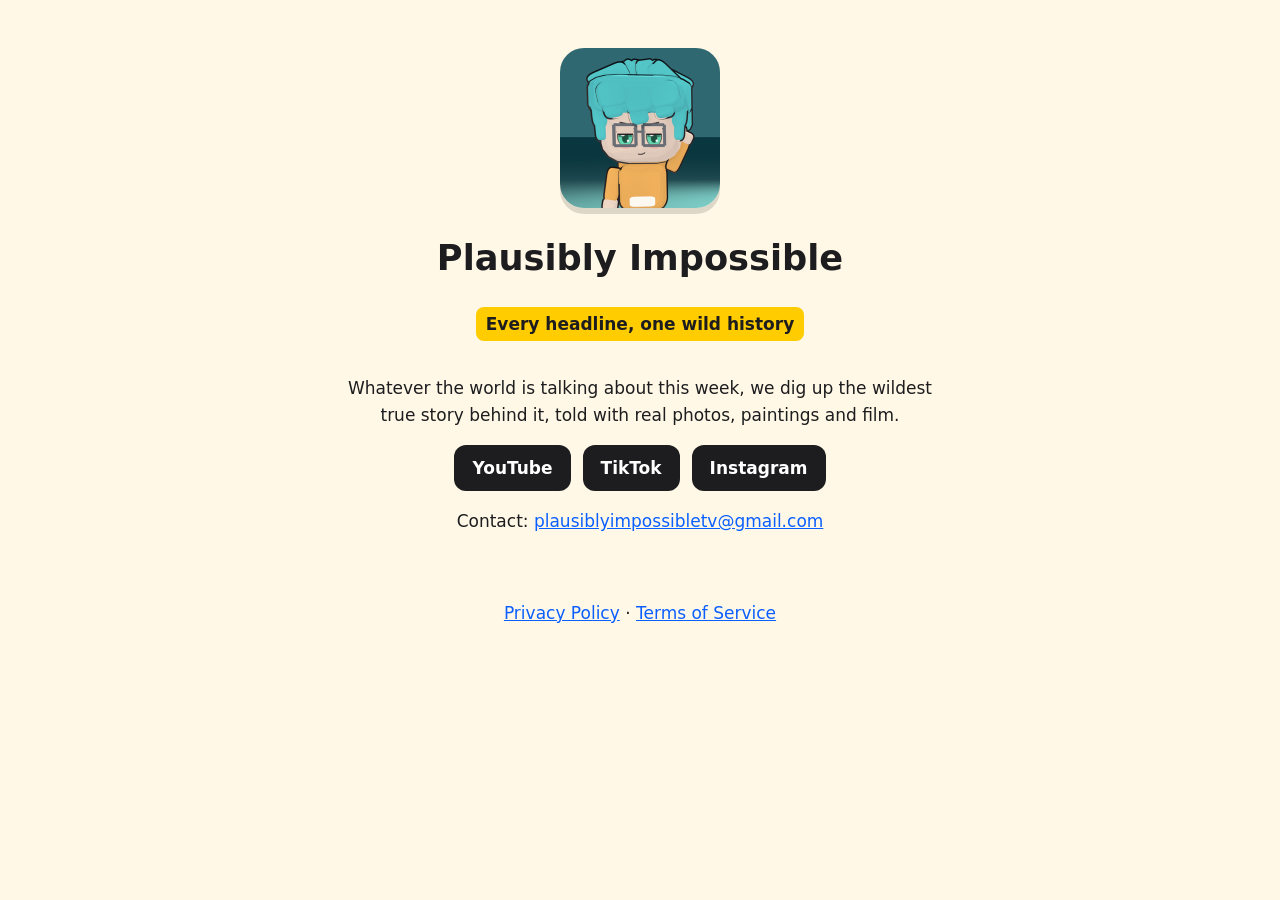
<file: index.html>
<!doctype html>
<html lang="en">
<head>
<meta charset="utf-8">
<meta name="viewport" content="width=device-width, initial-scale=1">
<title>Plausibly Impossible</title>
<link rel="stylesheet" href="style.css">
</head>
<body>
<main>
  <img src="avatar.png" alt="Plausibly Impossible logo" class="logo" width="160" height="160">
  <h1>Plausibly Impossible</h1>
  <p class="tag">Every headline, one wild history</p>
  <p>Whatever the world is talking about this week, we dig up the wildest true story
     behind it, told with real photos, paintings and film.</p>
  <ul class="links">
    <li><a href="https://www.youtube.com/channel/UCBffYdDdnFRh4NPt7wV5mLQ">YouTube</a></li>
    <li><a href="https://www.tiktok.com/@plausibly.impossible">TikTok</a></li>
    <li><a href="https://www.instagram.com/plausiblyimpossibletv/">Instagram</a></li>
  </ul>
  <p>Contact: <a href="mailto:plausiblyimpossibletv@gmail.com">plausiblyimpossibletv@gmail.com</a></p>
</main>
<footer>
  <a href="privacy.html">Privacy Policy</a> · <a href="terms.html">Terms of Service</a>
</footer>
</body>
</html>
</file>
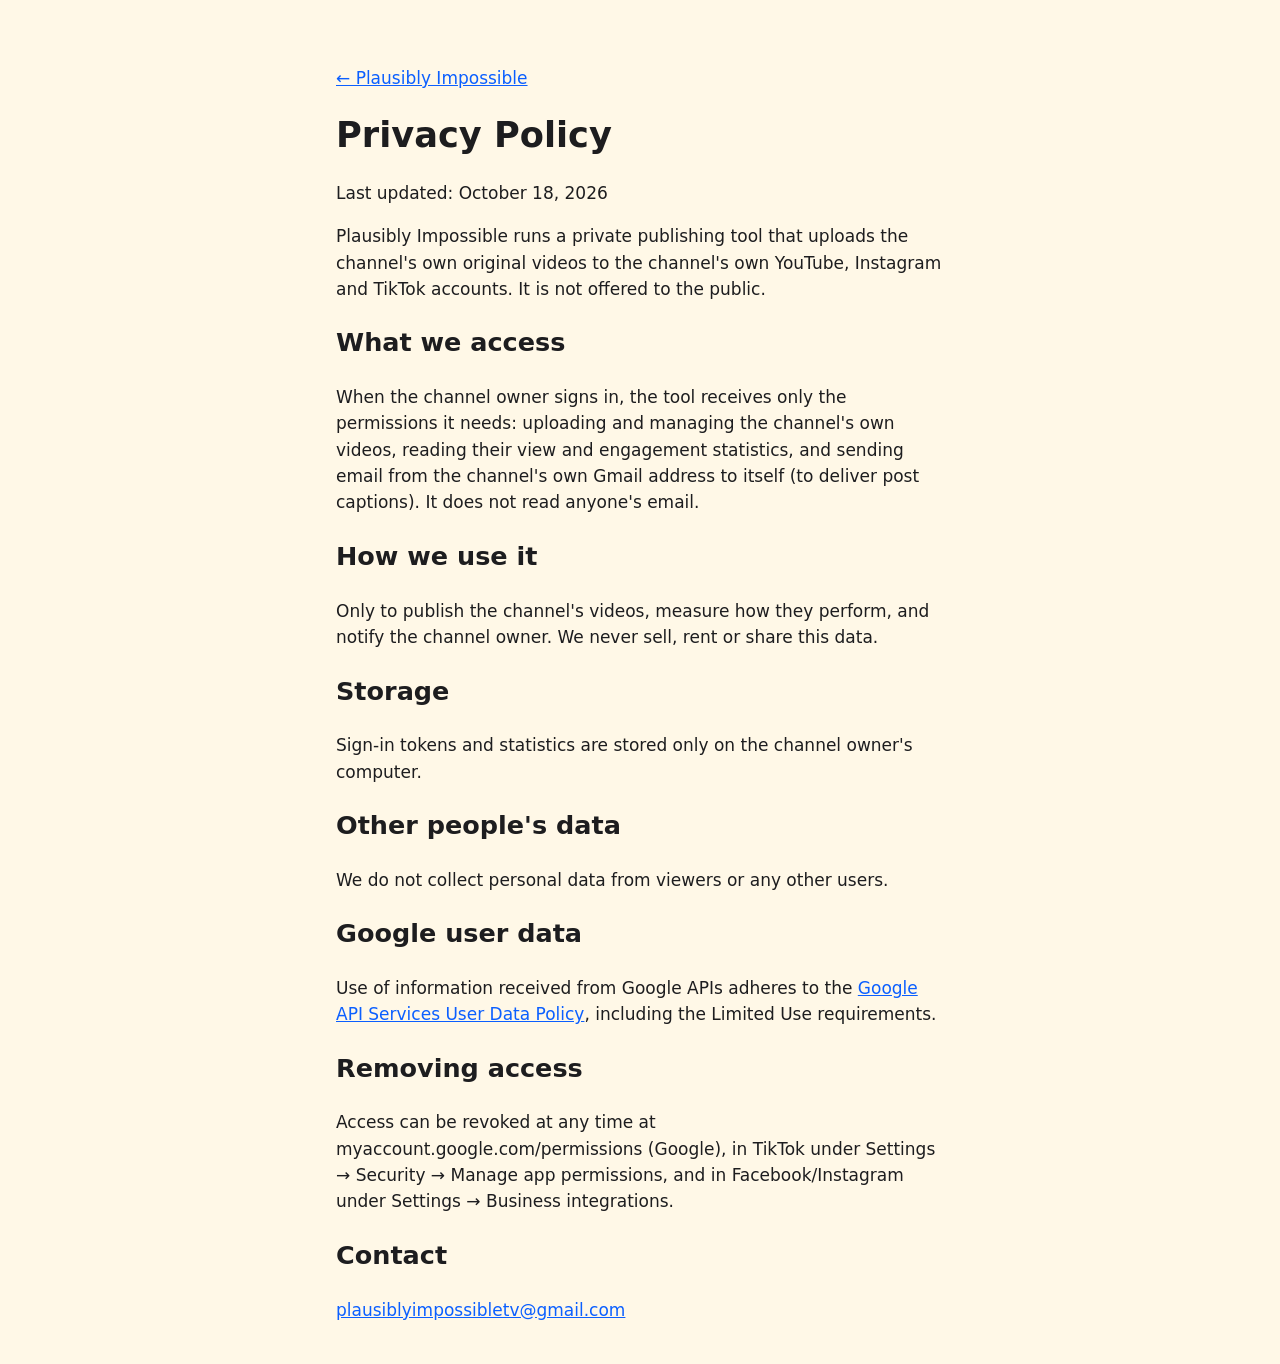
<file: privacy.html>
<!doctype html>
<html lang="en">
<head>
<meta charset="utf-8">
<meta name="viewport" content="width=device-width, initial-scale=1">
<title>Privacy Policy · Plausibly Impossible</title>
<link rel="stylesheet" href="style.css">
</head>
<body>
<main class="doc">
  <p><a href="index.html">← Plausibly Impossible</a></p>
  <h1>Privacy Policy</h1>
  <p>Last updated: October 18, 2026</p>
  <p>Plausibly Impossible runs a private publishing tool that uploads the channel's own
     original videos to the channel's own YouTube, Instagram and TikTok accounts. It is not
     offered to the public.</p>
  <h2>What we access</h2>
  <p>When the channel owner signs in, the tool receives only the permissions it needs:
     uploading and managing the channel's own videos, reading their view and engagement
     statistics, and sending email from the channel's own Gmail address to itself (to deliver
     post captions). It does not read anyone's email.</p>
  <h2>How we use it</h2>
  <p>Only to publish the channel's videos, measure how they perform, and notify the channel
     owner. We never sell, rent or share this data.</p>
  <h2>Storage</h2>
  <p>Sign-in tokens and statistics are stored only on the channel owner's computer.</p>
  <h2>Other people's data</h2>
  <p>We do not collect personal data from viewers or any other users.</p>
  <h2>Google user data</h2>
  <p>Use of information received from Google APIs adheres to the
     <a href="https://developers.google.com/terms/api-services-user-data-policy">Google API
     Services User Data Policy</a>, including the Limited Use requirements.</p>
  <h2>Removing access</h2>
  <p>Access can be revoked at any time at myaccount.google.com/permissions (Google), in
     TikTok under Settings → Security → Manage app permissions, and in Facebook/Instagram
     under Settings → Business integrations.</p>
  <h2>Contact</h2>
  <p><a href="mailto:plausiblyimpossibletv@gmail.com">plausiblyimpossibletv@gmail.com</a></p>
</main>
</body>
</html>
</file>
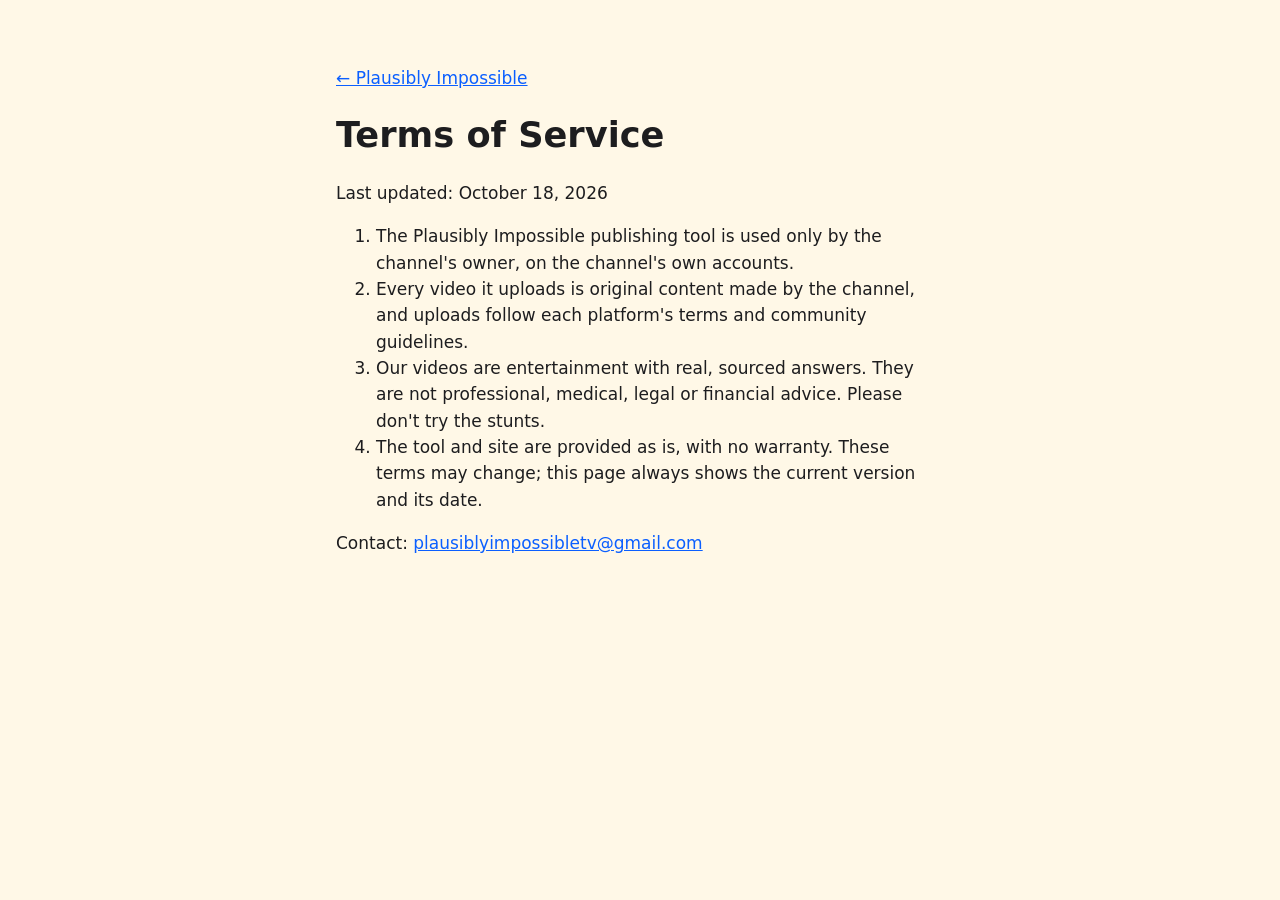
<file: terms.html>
<!doctype html>
<html lang="en">
<head>
<meta charset="utf-8">
<meta name="viewport" content="width=device-width, initial-scale=1">
<title>Terms of Service · Plausibly Impossible</title>
<link rel="stylesheet" href="style.css">
</head>
<body>
<main class="doc">
  <p><a href="index.html">← Plausibly Impossible</a></p>
  <h1>Terms of Service</h1>
  <p>Last updated: October 18, 2026</p>
  <ol>
    <li>The Plausibly Impossible publishing tool is used only by the channel's owner, on the
        channel's own accounts.</li>
    <li>Every video it uploads is original content made by the channel, and uploads follow
        each platform's terms and community guidelines.</li>
    <li>Our videos are entertainment with real, sourced answers. They are not professional,
        medical, legal or financial advice. Please don't try the stunts.</li>
    <li>The tool and site are provided as is, with no warranty. These terms may change; this
        page always shows the current version and its date.</li>
  </ol>
  <p>Contact: <a href="mailto:plausiblyimpossibletv@gmail.com">plausiblyimpossibletv@gmail.com</a></p>
</main>
</body>
</html>
</file>
<file: style.css>
:root { --bg: #fff8e7; --ink: #1d1d1f; --accent: #ffcc00; --link: #0b5fff; }
* { box-sizing: border-box; }
body { margin: 0; background: var(--bg); color: var(--ink);
       font: 17px/1.55 system-ui, -apple-system, "Segoe UI", sans-serif; }
main { max-width: 640px; margin: 0 auto; padding: 48px 16px 24px; text-align: center; }
main.doc { text-align: left; }
.logo { border-radius: 24px; box-shadow: 0 6px 0 #0002; }
h1 { font-size: 2.2rem; margin: 16px 0 4px; }
.tag { font-weight: 700; background: var(--accent); display: inline-block; padding: 4px 10px;
       border-radius: 8px; }
.links { list-style: none; padding: 0; display: flex; gap: 12px; justify-content: center;
         flex-wrap: wrap; }
.links a { display: block; padding: 10px 18px; border-radius: 12px; background: var(--ink);
           color: #fff; text-decoration: none; font-weight: 700; }
a { color: var(--link); }
footer { text-align: center; padding: 24px 16px 48px; }
</file>
